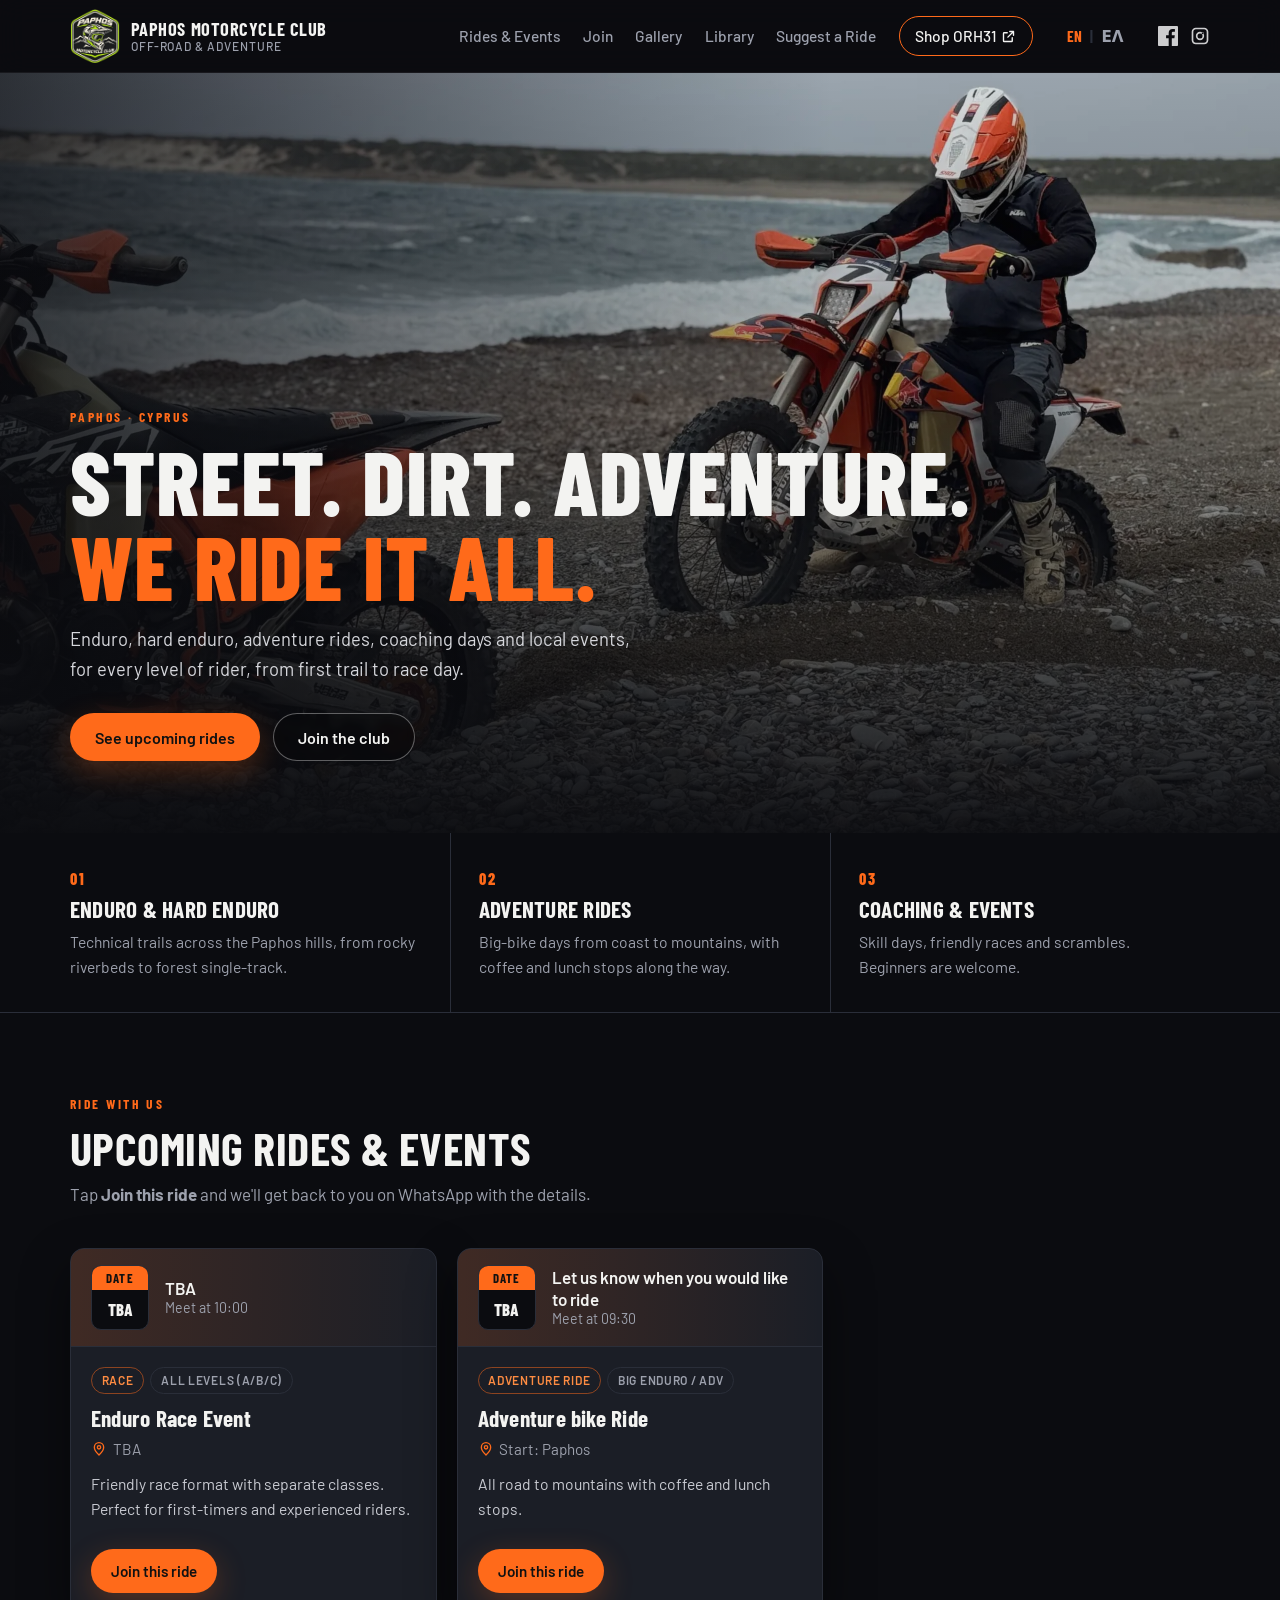
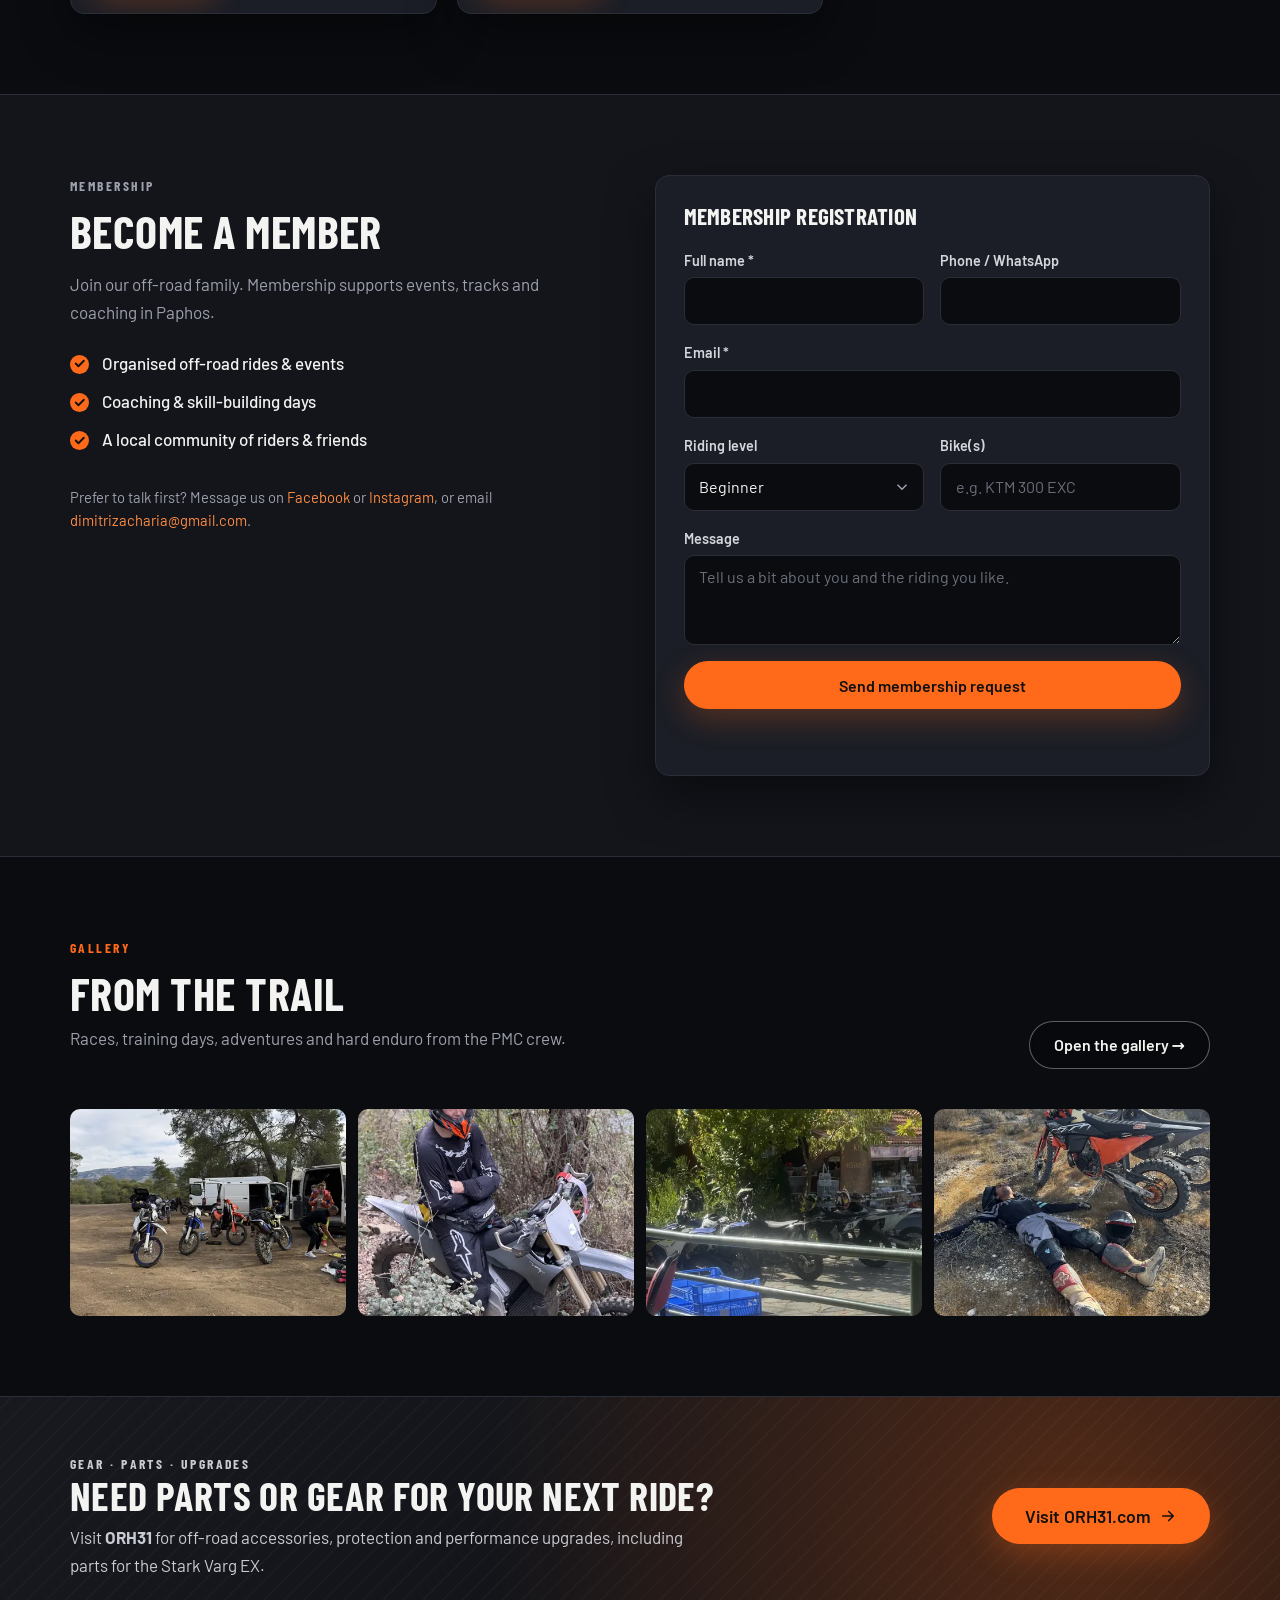
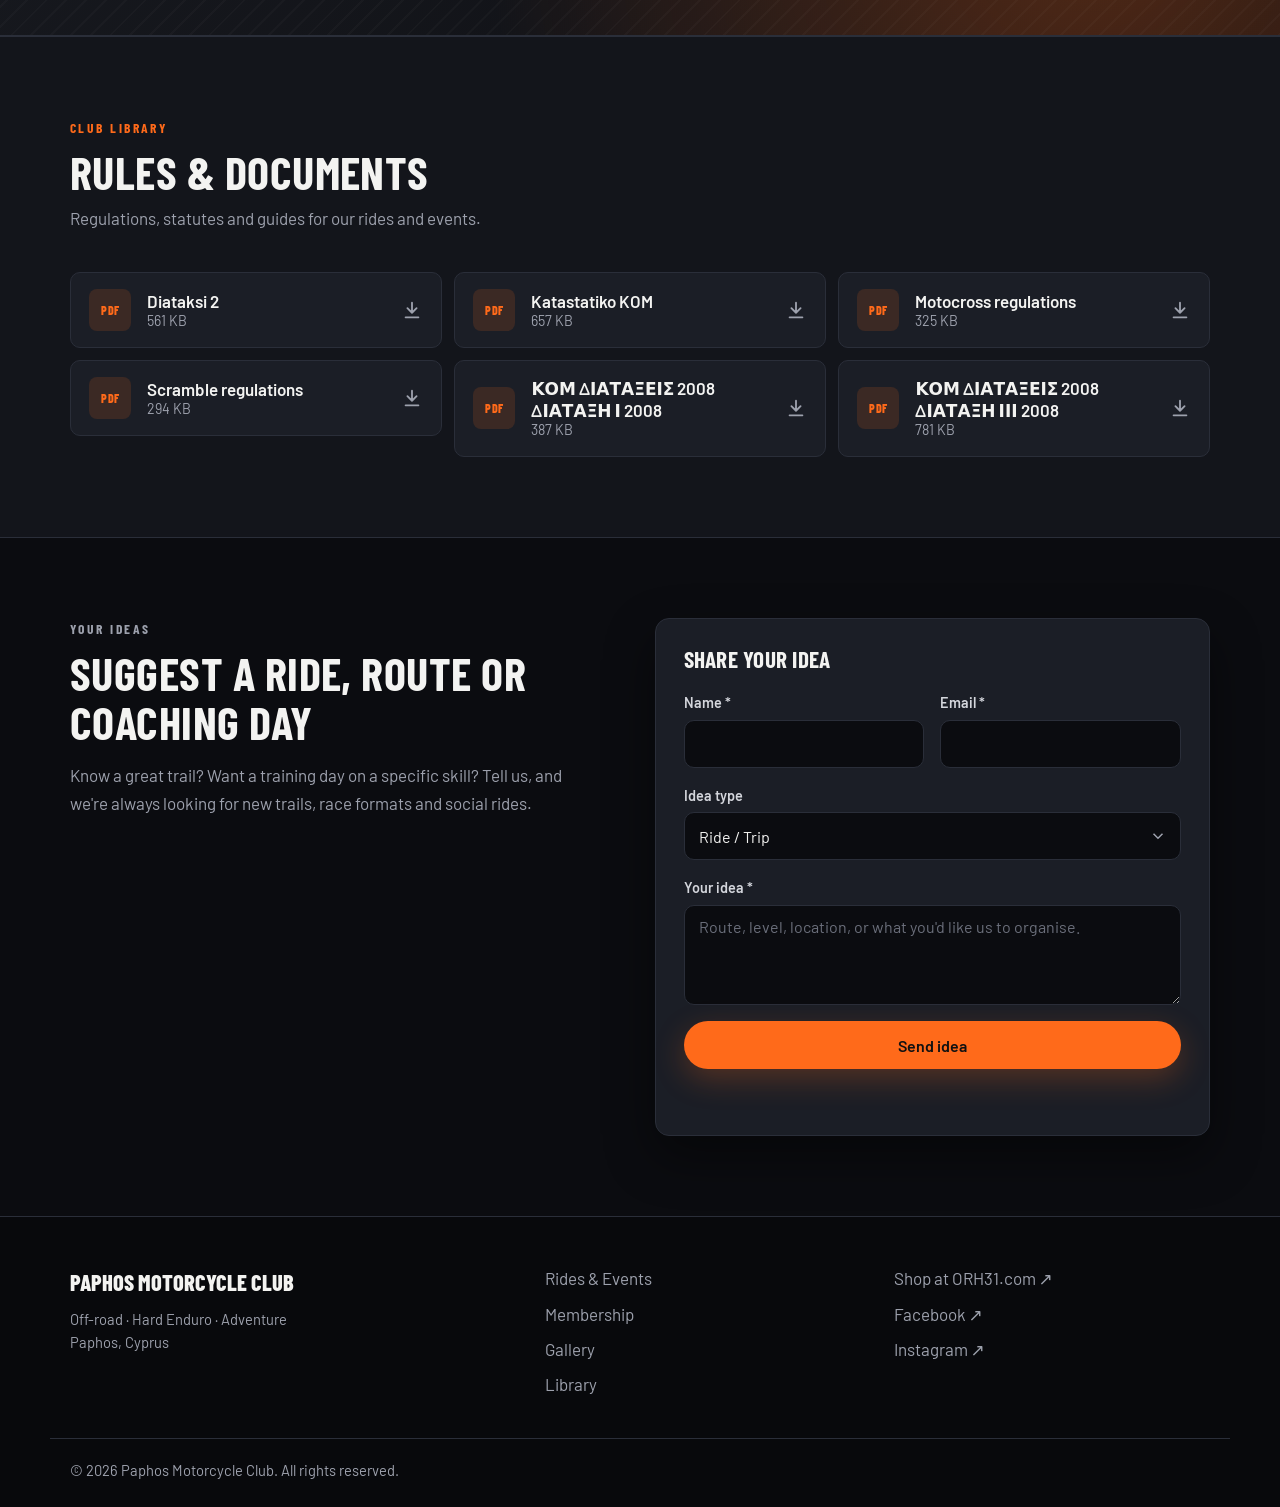
<file: index.html>
<!DOCTYPE html>
<html lang="en">
<head>
  <meta charset="UTF-8" />
  <meta name="viewport" content="width=device-width, initial-scale=1" />
  <title>Paphos Motorcycle Club | Enduro, Adventure &amp; Off-Road Rides in Cyprus</title>
  <meta name="description" content="Paphos Motorcycle Club – enduro, hard enduro, adventure rides, coaching days and local events in Paphos, Cyprus. Join a ride or become a member." />
  <meta name="theme-color" content="#0b0c10" />
  <link rel="canonical" href="https://www.paphosmc.org/" />

  <!-- Social share preview -->
  <meta property="og:type" content="website" />
  <meta property="og:title" content="Paphos Motorcycle Club" />
  <meta property="og:description" content="Street, dirt, adventure – we ride it all. Rides, coaching and events in Paphos, Cyprus." />
  <meta property="og:url" content="https://www.paphosmc.org/" />
  <meta property="og:image" content="https://www.paphosmc.org/assets/og-image.jpg" />
  <meta name="twitter:card" content="summary_large_image" />

  <link rel="icon" type="image/png" href="assets/favicon.png?v=4" />
  <link rel="apple-touch-icon" href="assets/apple-touch-icon.png?v=4" />

  <link rel="preconnect" href="https://fonts.googleapis.com" />
  <link rel="preconnect" href="https://fonts.gstatic.com" crossorigin />
  <link href="https://fonts.googleapis.com/css2?family=Barlow+Condensed:wght@600;700;800&family=Barlow:wght@400;500;600&display=swap" rel="stylesheet" />
  <link rel="preload" as="image" href="assets/hero-sm.webp" media="(max-width: 900px)" />
  <link rel="preload" as="image" href="assets/hero.webp" media="(min-width: 901px)" />

  <link rel="stylesheet" href="style.css?v=4" />
  <script src="i18n.js?v=1"></script>
</head>
<body>
  <a class="skip-link" href="#main">Skip to content</a>

  <!-- ============ HEADER ============ -->
  <header class="site-header" id="top">
    <div class="container header-inner">
      <a href="#top" class="brand" aria-label="Paphos Motorcycle Club – home">
        <picture>
          <source srcset="assets/pmc-logo-256.webp?v=4" type="image/webp" />
          <img src="assets/pmc-logo-256.png?v=4" alt="" width="48" height="52" class="brand-logo" />
        </picture>
        <span class="brand-text">
          Paphos Motorcycle Club
          <small>Off-Road &amp; Adventure</small>
        </span>
      </a>

      <button class="nav-toggle" aria-expanded="false" aria-controls="main-nav" aria-label="Open menu">
        <span></span><span></span><span></span>
      </button>

      <nav class="main-nav" id="main-nav" aria-label="Main">
        <a href="#events">Rides &amp; Events</a>
        <a href="#membership">Join</a>
        <a href="gallery.html">Gallery</a>
        <a href="#library">Library</a>
        <a href="#ideas">Suggest a Ride</a>
        <a href="https://orh31.com" class="nav-shop" target="_blank" rel="noopener">
          Shop ORH31
          <svg viewBox="0 0 24 24" aria-hidden="true"><path d="M14 4h6v6M20 4l-9 9M18 14v5a1 1 0 0 1-1 1H5a1 1 0 0 1-1-1V7a1 1 0 0 1 1-1h5" /></svg>
        </a>
        <div class="nav-social">
          <a href="https://www.facebook.com/paphosmotoclub.paphosmotoclub" target="_blank" rel="noopener" aria-label="Facebook">
            <img src="assets/facebook.svg" alt="" width="20" height="20" />
          </a>
          <a href="https://www.instagram.com/paphos_moto_club/" target="_blank" rel="noopener" aria-label="Instagram">
            <img src="assets/instagram.svg" alt="" width="20" height="20" />
          </a>
        </div>
      </nav>
    </div>
  </header>

  <main id="main">
    <!-- ============ HERO ============ -->
    <section class="hero">
      <div class="container hero-content">
        <p class="eyebrow">Paphos · Cyprus</p>
        <h1>Street. Dirt. Adventure.<br /><span>We ride it all.</span></h1>
        <p class="hero-lead">Enduro, hard enduro, adventure rides, coaching days and local events, for every level of rider, from first trail to race day.</p>
        <div class="hero-buttons">
          <a href="#events" class="btn btn-primary">See upcoming rides</a>
          <a href="#membership" class="btn btn-ghost">Join the club</a>
        </div>
      </div>
    </section>

    <!-- ============ WHAT WE DO ============ -->
    <section class="pillars" aria-label="What we do">
      <div class="container pillars-grid">
        <div class="pillar">
          <span class="pillar-num">01</span>
          <h3>Enduro &amp; Hard Enduro</h3>
          <p>Technical trails across the Paphos hills, from rocky riverbeds to forest single-track.</p>
        </div>
        <div class="pillar">
          <span class="pillar-num">02</span>
          <h3>Adventure Rides</h3>
          <p>Big-bike days from coast to mountains, with coffee and lunch stops along the way.</p>
        </div>
        <div class="pillar">
          <span class="pillar-num">03</span>
          <h3>Coaching &amp; Events</h3>
          <p>Skill days, friendly races and scrambles. Beginners are welcome.</p>
        </div>
      </div>
    </section>

    <!-- ============ EVENTS ============ -->
    <section id="events" class="section">
      <div class="container">
        <div class="section-header">
          <p class="eyebrow">Ride with us</p>
          <h2>Upcoming rides &amp; events</h2>
          <p>Tap <strong>Join this ride</strong> and we'll get back to you on WhatsApp with the details.</p>
        </div>
        <div id="events-list" class="events-grid" aria-live="polite">
          <div class="skeleton"></div><div class="skeleton"></div><div class="skeleton"></div>
        </div>
      </div>
    </section>

    <!-- ============ MEMBERSHIP ============ -->
    <section id="membership" class="section section-alt">
      <div class="container split">
        <div class="split-copy">
          <p class="eyebrow">Membership</p>
          <h2>Become a member</h2>
          <p>Join our off-road family. Membership supports events, tracks and coaching in Paphos.</p>
          <ul class="checks">
            <li>Organised off-road rides &amp; events</li>
            <li>Coaching &amp; skill-building days</li>
            <li>A local community of riders &amp; friends</li>
          </ul>
          <p class="muted small">Prefer to talk first? Message us on
            <a href="https://www.facebook.com/paphosmotoclub.paphosmotoclub" target="_blank" rel="noopener">Facebook</a> or
            <a href="https://www.instagram.com/paphos_moto_club/" target="_blank" rel="noopener">Instagram</a>, or email
            <a href="mailto:dimitrizacharia@gmail.com">dimitrizacharia@gmail.com</a>.
          </p>
        </div>

        <form class="card form js-ajax-form" method="POST" action="https://formspree.io/f/mnnlrqnq">
          <input type="hidden" name="_subject" value="New PMC Membership Request" />
          <h3>Membership registration</h3>
          <div class="form-row">
            <label>Full name *<input type="text" name="name" autocomplete="name" required /></label>
            <label>Phone / WhatsApp<input type="tel" name="phone" autocomplete="tel" /></label>
          </div>
          <label>Email *<input type="email" name="email" autocomplete="email" required /></label>
          <div class="form-row">
            <label>Riding level
              <select name="riding_level">
                <option value="beginner">Beginner</option>
                <option value="intermediate">Intermediate</option>
                <option value="advanced">Advanced</option>
                <option value="pro">Pro / Racer</option>
              </select>
            </label>
            <label>Bike(s)<input type="text" name="bike" placeholder="e.g. KTM 300 EXC" /></label>
          </div>
          <label>Message<textarea name="message" rows="3" placeholder="Tell us a bit about you and the riding you like."></textarea></label>
          <button type="submit" class="btn btn-primary btn-block">Send membership request</button>
          <p class="form-status" role="status"></p>
        </form>
      </div>
    </section>

    <!-- ============ GALLERY TEASER (full gallery is on gallery.html) ============ -->
    <section id="gallery" class="section">
      <div class="container">
        <div class="section-header section-header-row">
          <div>
            <p class="eyebrow">Gallery</p>
            <h2>From the trail</h2>
            <p>Races, training days, adventures and hard enduro from the PMC crew.</p>
          </div>
          <a href="gallery.html" class="btn btn-ghost">Open the gallery →</a>
        </div>
        <a href="gallery.html" class="teaser-grid" id="gallery-teaser" aria-label="Open the gallery"></a>
      </div>
    </section>

    <!-- ============ ORH31 PARTNER BAND ============ -->
    <section class="partner" aria-label="ORH31 shop">
      <div class="container partner-inner">
        <div>
          <p class="eyebrow">Gear · Parts · Upgrades</p>
          <h2>Need parts or gear for your next ride?</h2>
          <p>Visit <strong>ORH31</strong> for off-road accessories, protection and performance upgrades, including parts for the Stark Varg EX.</p>
        </div>
        <a href="https://orh31.com" class="btn btn-primary btn-lg" target="_blank" rel="noopener">
          Visit ORH31.com
          <svg viewBox="0 0 24 24" aria-hidden="true"><path d="M5 12h14M13 6l6 6-6 6" /></svg>
        </a>
      </div>
    </section>

    <!-- ============ LIBRARY ============ -->
    <section id="library" class="section section-alt">
      <div class="container">
        <div class="section-header">
          <p class="eyebrow">Club library</p>
          <h2>Rules &amp; documents</h2>
          <p>Regulations, statutes and guides for our rides and events.</p>
        </div>
        <ul id="library-list" class="library-list" aria-live="polite">
          <li class="muted">Loading documents…</li>
        </ul>
      </div>
    </section>

    <!-- ============ IDEAS ============ -->
    <section id="ideas" class="section">
      <div class="container split">
        <div class="split-copy">
          <p class="eyebrow">Your ideas</p>
          <h2>Suggest a ride, route or coaching day</h2>
          <p>Know a great trail? Want a training day on a specific skill? Tell us, and we're always looking for new trails, race formats and social rides.</p>
        </div>
        <form class="card form js-ajax-form" method="POST" action="https://formspree.io/f/mdkyjoka">
          <input type="hidden" name="_subject" value="New PMC Idea / Ride / Coaching Suggestion" />
          <h3>Share your idea</h3>
          <div class="form-row">
            <label>Name *<input type="text" name="name" autocomplete="name" required /></label>
            <label>Email *<input type="email" name="email" autocomplete="email" required /></label>
          </div>
          <label>Idea type
            <select name="idea_type">
              <option value="ride">Ride / Trip</option>
              <option value="coaching">Coaching session</option>
              <option value="race">Race / Event</option>
              <option value="other">Other</option>
            </select>
          </label>
          <label>Your idea *<textarea name="idea" rows="4" required placeholder="Route, level, location, or what you'd like us to organise."></textarea></label>
          <button type="submit" class="btn btn-primary btn-block">Send idea</button>
          <p class="form-status" role="status"></p>
        </form>
      </div>
    </section>
  </main>

  <!-- ============ FOOTER ============ -->
  <footer class="site-footer">
    <div class="container footer-grid">
      <div>
        <div class="footer-brand">Paphos Motorcycle Club</div>
        <p class="muted small">Off-road · Hard Enduro · Adventure<br />Paphos, Cyprus</p>
      </div>
      <nav class="footer-links" aria-label="Footer">
        <a href="#events">Rides &amp; Events</a>
        <a href="#membership">Membership</a>
        <a href="gallery.html">Gallery</a>
        <a href="#library">Library</a>
      </nav>
      <div class="footer-links">
        <a href="https://orh31.com" target="_blank" rel="noopener">Shop at ORH31.com ↗</a>
        <a href="https://www.facebook.com/paphosmotoclub.paphosmotoclub" target="_blank" rel="noopener">Facebook ↗</a>
        <a href="https://www.instagram.com/paphos_moto_club/" target="_blank" rel="noopener">Instagram ↗</a>
      </div>
    </div>
    <div class="container footer-bottom muted small">
      &copy; <span id="year"></span> Paphos Motorcycle Club. All rights reserved.
    </div>
  </footer>

  <!-- ============ EVENT SIGN-UP DIALOG ============ -->
  <dialog id="event-dialog" class="dialog" aria-labelledby="event-dialog-title">
    <form method="dialog" class="dialog-close-form">
      <button class="dialog-close" aria-label="Close">&times;</button>
    </form>
    <h3 id="event-dialog-title">Join ride</h3>
    <p class="muted small" id="event-dialog-meta"></p>
    <form class="form js-ajax-form" method="POST" action="https://formspree.io/f/xblboypv">
      <input type="hidden" id="event-name" name="Event Name" />
      <input type="hidden" name="_subject" value="New PMC event signup" />
      <label>Your name *<input type="text" name="Rider Name" autocomplete="name" required /></label>
      <label>Phone / WhatsApp *<input type="tel" name="Phone / WhatsApp" autocomplete="tel" required /></label>
      <label>Riders in your group *
        <select name="Riders in group" required>
          <option value="1">1 rider</option>
          <option value="2">2 riders</option>
          <option value="3">3 riders</option>
          <option value="4">4 riders</option>
          <option value="5">5 riders</option>
          <option value="6+">6+ riders</option>
        </select>
      </label>
      <label>Notes<textarea name="Notes" rows="2" placeholder="Bike type, level, anything we should know"></textarea></label>
      <button type="submit" class="btn btn-primary btn-block">Send</button>
      <p class="form-status" role="status"></p>
    </form>
  </dialog>

  <!-- ============ LIGHTBOX ============ -->
  <dialog id="lightbox" class="lightbox" aria-label="Photo viewer">
    <button class="lb-btn lb-close" aria-label="Close">&times;</button>
    <button class="lb-btn lb-prev" aria-label="Previous photo">&#8249;</button>
    <img id="lightbox-img" alt="" />
    <button class="lb-btn lb-next" aria-label="Next photo">&#8250;</button>
  </dialog>

  <script src="script.js?v=5" defer></script>
</body>
</html>
</file>
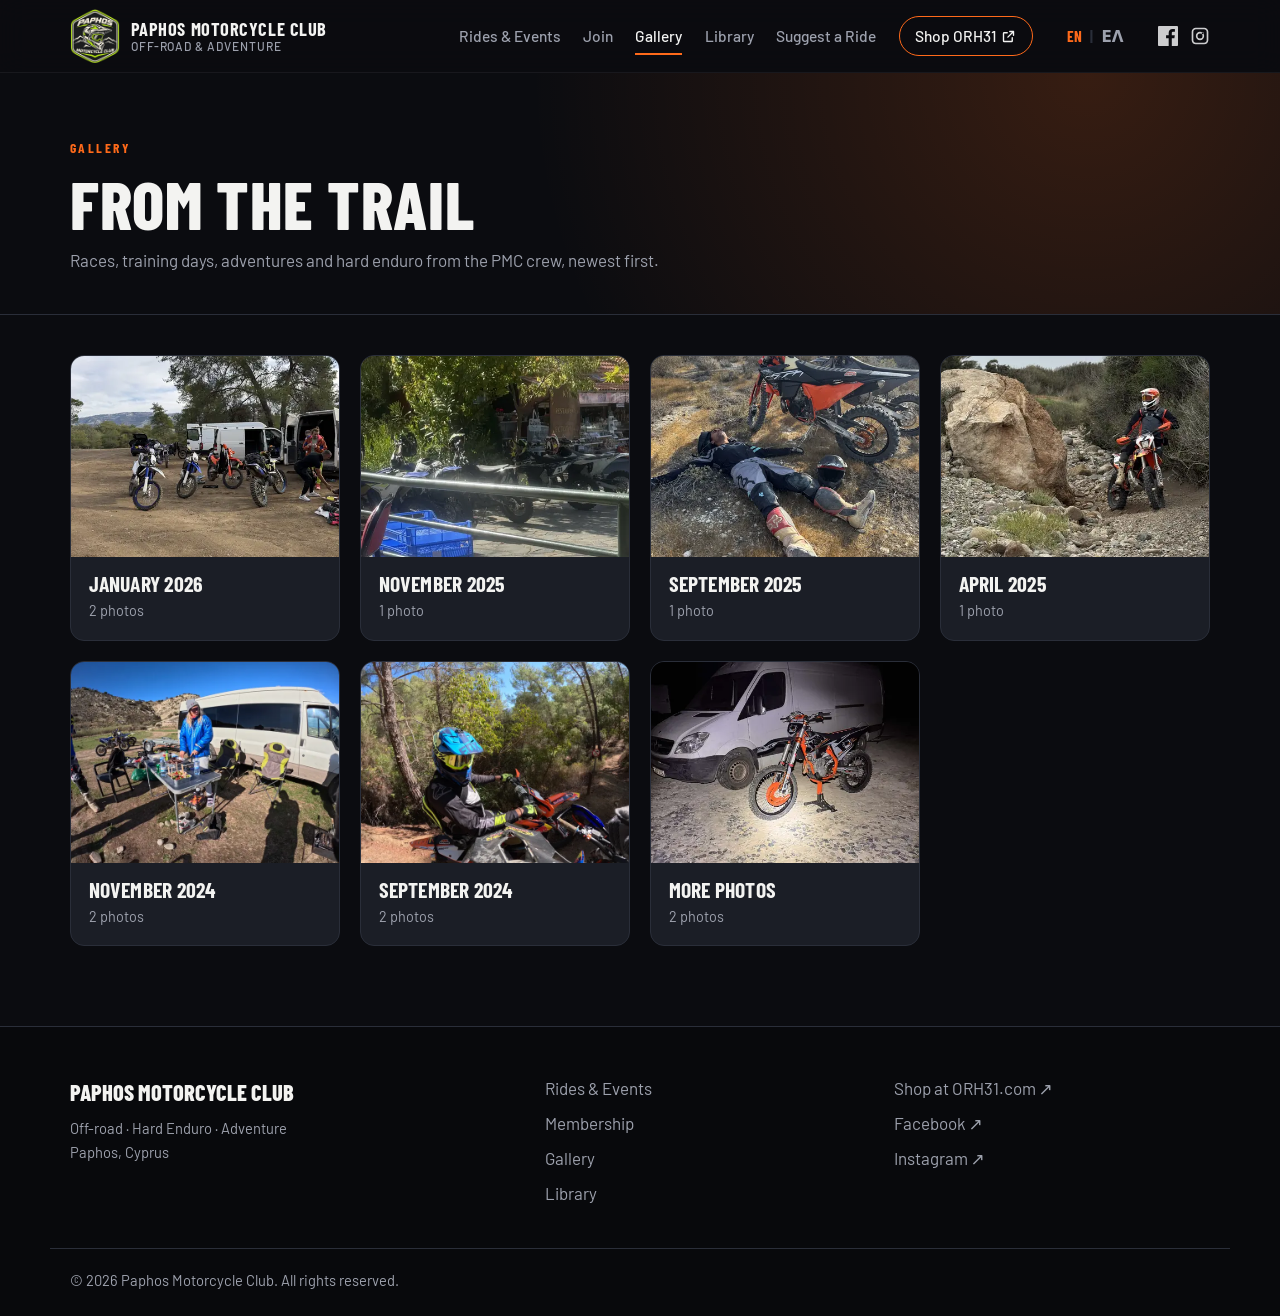
<file: gallery.html>
<!DOCTYPE html>
<html lang="en">
<head>
  <meta charset="UTF-8" />
  <meta name="viewport" content="width=device-width, initial-scale=1" />
  <title>Gallery | Paphos Motorcycle Club</title>
  <meta name="description" content="Photo albums from Paphos Motorcycle Club rides, races, coaching days and adventures in Cyprus." />
  <meta name="theme-color" content="#0b0c10" />
  <link rel="canonical" href="https://www.paphosmc.org/gallery.html" />

  <!-- Social share preview -->
  <meta property="og:type" content="website" />
  <meta property="og:title" content="Paphos Motorcycle Club" />
  <meta property="og:description" content="Street, dirt, adventure – we ride it all. Rides, coaching and events in Paphos, Cyprus." />
  <meta property="og:url" content="https://www.paphosmc.org/" />
  <meta property="og:image" content="https://www.paphosmc.org/assets/og-image.jpg" />
  <meta name="twitter:card" content="summary_large_image" />

  <link rel="icon" type="image/png" href="assets/favicon.png?v=4" />
  <link rel="apple-touch-icon" href="assets/apple-touch-icon.png?v=4" />

  <link rel="preconnect" href="https://fonts.googleapis.com" />
  <link rel="preconnect" href="https://fonts.gstatic.com" crossorigin />
  <link href="https://fonts.googleapis.com/css2?family=Barlow+Condensed:wght@600;700;800&family=Barlow:wght@400;500;600&display=swap" rel="stylesheet" />

  <link rel="stylesheet" href="style.css?v=4" />
  <script src="i18n.js?v=1"></script>
</head>
<body>
  <a class="skip-link" href="#main">Skip to content</a>

  <!-- ============ HEADER ============ -->
  <header class="site-header" id="top">
    <div class="container header-inner">
      <a href="index.html" class="brand" aria-label="Paphos Motorcycle Club – home">
        <picture>
          <source srcset="assets/pmc-logo-256.webp?v=4" type="image/webp" />
          <img src="assets/pmc-logo-256.png?v=4" alt="" width="48" height="52" class="brand-logo" />
        </picture>
        <span class="brand-text">
          Paphos Motorcycle Club
          <small>Off-Road &amp; Adventure</small>
        </span>
      </a>

      <button class="nav-toggle" aria-expanded="false" aria-controls="main-nav" aria-label="Open menu">
        <span></span><span></span><span></span>
      </button>

      <nav class="main-nav" id="main-nav" aria-label="Main">
        <a href="index.html#events">Rides &amp; Events</a>
        <a href="index.html#membership">Join</a>
        <a href="gallery.html" aria-current="page">Gallery</a>
        <a href="index.html#library">Library</a>
        <a href="index.html#ideas">Suggest a Ride</a>
        <a href="https://orh31.com" class="nav-shop" target="_blank" rel="noopener">
          Shop ORH31
          <svg viewBox="0 0 24 24" aria-hidden="true"><path d="M14 4h6v6M20 4l-9 9M18 14v5a1 1 0 0 1-1 1H5a1 1 0 0 1-1-1V7a1 1 0 0 1 1-1h5" /></svg>
        </a>
        <div class="nav-social">
          <a href="https://www.facebook.com/paphosmotoclub.paphosmotoclub" target="_blank" rel="noopener" aria-label="Facebook">
            <img src="assets/facebook.svg" alt="" width="20" height="20" />
          </a>
          <a href="https://www.instagram.com/paphos_moto_club/" target="_blank" rel="noopener" aria-label="Instagram">
            <img src="assets/instagram.svg" alt="" width="20" height="20" />
          </a>
        </div>
      </nav>
    </div>
  </header>

  <main id="main" class="gallery-page">
    <section class="page-hero">
      <div class="container">
        <p class="eyebrow">Gallery</p>
        <h1>From the trail</h1>
        <p class="muted">Races, training days, adventures and hard enduro from the PMC crew, newest first.</p>
      </div>
    </section>

    <section class="section section-tight">
      <div class="container">
        <!-- Album list (default view) -->
        <div id="album-list" class="album-grid" aria-live="polite">
          <div class="skeleton"></div><div class="skeleton"></div><div class="skeleton"></div>
        </div>

        <!-- Single album view (shown when an album is opened) -->
        <div id="album-view" hidden>
          <a href="gallery.html" class="back-link" id="album-back">← All albums</a>
          <div class="album-head">
            <h2 id="album-title"></h2>
            <p class="muted" id="album-meta"></p>
          </div>
          <div id="album-photos" class="gallery-grid"></div>
        </div>
      </div>
    </section>
  </main>

  <!-- ============ FOOTER ============ -->
  <footer class="site-footer">
    <div class="container footer-grid">
      <div>
        <div class="footer-brand">Paphos Motorcycle Club</div>
        <p class="muted small">Off-road · Hard Enduro · Adventure<br />Paphos, Cyprus</p>
      </div>
      <nav class="footer-links" aria-label="Footer">
        <a href="index.html#events">Rides &amp; Events</a>
        <a href="index.html#membership">Membership</a>
        <a href="gallery.html">Gallery</a>
        <a href="index.html#library">Library</a>
      </nav>
      <div class="footer-links">
        <a href="https://orh31.com" target="_blank" rel="noopener">Shop at ORH31.com ↗</a>
        <a href="https://www.facebook.com/paphosmotoclub.paphosmotoclub" target="_blank" rel="noopener">Facebook ↗</a>
        <a href="https://www.instagram.com/paphos_moto_club/" target="_blank" rel="noopener">Instagram ↗</a>
      </div>
    </div>
    <div class="container footer-bottom muted small">
      &copy; <span id="year"></span> Paphos Motorcycle Club. All rights reserved.
    </div>
  </footer>

  <!-- ============ LIGHTBOX ============ -->
  <dialog id="lightbox" class="lightbox" aria-label="Photo viewer">
    <button class="lb-btn lb-close" aria-label="Close">&times;</button>
    <button class="lb-btn lb-prev" aria-label="Previous photo">&#8249;</button>
    <img id="lightbox-img" alt="" />
    <button class="lb-btn lb-next" aria-label="Next photo">&#8250;</button>
  </dialog>

  <script src="script.js?v=5" defer></script>
</body>
</html>
</file>
<file: style.css>
/* =========================================================
   Paphos Motorcycle Club – styles
   ========================================================= */

:root {
  --bg: #0b0c10;
  --bg-2: #13151b;
  --bg-3: #1b1e26;
  --line: #2a2e39;
  --text: #f3f3f1;
  --muted: #9da1ad;
  --accent: #ff6a1a;
  --accent-2: #ff8c42;
  --radius: 14px;
  --radius-sm: 10px;
  --shadow: 0 20px 50px rgba(0, 0, 0, 0.45);
  --font-display: "Barlow Condensed", "Arial Narrow", system-ui, sans-serif;
  --font-body: "Barlow", system-ui, -apple-system, "Segoe UI", sans-serif;
  --header-h: 72px;
}

*, *::before, *::after { box-sizing: border-box; }

html { scroll-behavior: smooth; scroll-padding-top: calc(var(--header-h) + 12px); }
@media (prefers-reduced-motion: reduce) { html { scroll-behavior: auto; } * { transition: none !important; animation: none !important; } }

body {
  margin: 0;
  background: var(--bg);
  color: var(--text);
  font-family: var(--font-body);
  font-size: 1.0625rem;
  line-height: 1.6;
  -webkit-font-smoothing: antialiased;
}

[hidden] { display: none !important; }
img { max-width: 100%; display: block; }
a { color: var(--accent-2); text-decoration: none; }
a:hover { color: var(--accent); }
h1, h2, h3 { font-family: var(--font-display); line-height: 1.05; margin: 0 0 0.5rem; letter-spacing: 0.01em; }
h2 { font-size: clamp(2rem, 4.5vw, 2.9rem); text-transform: uppercase; }
h3 { font-size: 1.45rem; }
p { margin: 0 0 1rem; }

.container { width: 100%; max-width: 1180px; margin: 0 auto; padding: 0 1.25rem; }
.muted { color: var(--muted); }
.small { font-size: 0.92rem; }
.eyebrow {
  font-family: var(--font-display);
  font-weight: 700;
  text-transform: uppercase;
  letter-spacing: 0.18em;
  font-size: 0.85rem;
  color: var(--accent);
  margin-bottom: 0.6rem;
}

:focus-visible { outline: 2px solid var(--accent); outline-offset: 3px; border-radius: 4px; }

.skip-link {
  position: absolute; left: -999px; top: 0.5rem; z-index: 100;
  background: var(--accent); color: #111; padding: 0.5rem 1rem; border-radius: 6px;
}
.skip-link:focus { left: 0.5rem; }

/* ---------------- Buttons ---------------- */

.btn {
  display: inline-flex; align-items: center; justify-content: center; gap: 0.5rem;
  min-height: 48px;
  padding: 0.75rem 1.5rem;
  border-radius: 999px;
  border: 1.5px solid transparent;
  font: 600 1rem var(--font-body);
  cursor: pointer;
  transition: transform 0.15s ease, background 0.2s ease, border-color 0.2s ease, box-shadow 0.2s ease;
}
.btn svg { width: 18px; height: 18px; fill: none; stroke: currentColor; stroke-width: 2.2; stroke-linecap: round; stroke-linejoin: round; }
.btn-primary { background: var(--accent); color: #111; box-shadow: 0 10px 30px rgba(255, 106, 26, 0.25); }
.btn-primary:hover { background: var(--accent-2); color: #111; transform: translateY(-2px); }
.btn-ghost { border-color: rgba(255, 255, 255, 0.35); color: var(--text); background: rgba(0, 0, 0, 0.25); backdrop-filter: blur(4px); }
.btn-ghost:hover { border-color: #fff; color: #fff; }
.btn-block { width: 100%; }
.btn-lg { min-height: 56px; padding: 0.9rem 2rem; font-size: 1.1rem; }
.btn[disabled] { opacity: 0.6; cursor: wait; transform: none; }

/* ---------------- Header ---------------- */

.site-header {
  position: sticky; top: 0; z-index: 50;
  background: rgba(11, 12, 16, 0.82);
  backdrop-filter: blur(14px);
  -webkit-backdrop-filter: blur(14px);
  border-bottom: 1px solid rgba(255, 255, 255, 0.06);
}
.header-inner { display: flex; align-items: center; justify-content: space-between; height: var(--header-h); gap: 1rem; }

.brand { display: flex; align-items: center; gap: 0.7rem; color: var(--text); }
.brand:hover { color: var(--text); }
.brand-logo { width: auto; height: 54px; object-fit: contain; }
.brand-text { display: flex; flex-direction: column; font-family: var(--font-display); font-weight: 700; font-size: 1.15rem; text-transform: uppercase; letter-spacing: 0.03em; line-height: 1.1; }
.brand-text small { font-family: var(--font-body); font-weight: 500; font-size: 0.75rem; letter-spacing: 0.08em; color: var(--muted); }

.main-nav { display: flex; align-items: center; gap: 1.4rem; }
.main-nav > a { color: var(--muted); font-weight: 500; font-size: 0.97rem; position: relative; padding: 0.4rem 0; }
.main-nav > a:hover { color: var(--text); }
.main-nav > a:not(.nav-shop)::after {
  content: ""; position: absolute; left: 0; right: 0; bottom: 0; height: 2px;
  background: var(--accent); transform: scaleX(0); transform-origin: left; transition: transform 0.2s ease;
}
.main-nav > a:not(.nav-shop):hover::after { transform: scaleX(1); }

.nav-shop {
  display: inline-flex !important; align-items: center; gap: 0.35rem;
  color: var(--text) !important;
  border: 1.5px solid var(--accent); border-radius: 999px;
  padding: 0.4rem 0.95rem !important;
}
.nav-shop:hover { background: var(--accent); color: #111 !important; }
.nav-shop svg { width: 15px; height: 15px; fill: none; stroke: currentColor; stroke-width: 2.2; stroke-linecap: round; stroke-linejoin: round; }

.nav-social { display: flex; gap: 0.75rem; padding-left: 0.4rem; }
.nav-social a { display: flex; opacity: 0.8; transition: opacity 0.2s; }
.nav-social a:hover { opacity: 1; }

.nav-toggle { display: none; width: 46px; height: 46px; border: 0; background: transparent; cursor: pointer; padding: 11px; flex-direction: column; justify-content: space-between; }
.nav-toggle span { display: block; height: 2px; background: var(--text); border-radius: 2px; transition: transform 0.25s ease, opacity 0.2s ease; }
.nav-toggle[aria-expanded="true"] span:nth-child(1) { transform: translateY(10px) rotate(45deg); }
.nav-toggle[aria-expanded="true"] span:nth-child(2) { opacity: 0; }
.nav-toggle[aria-expanded="true"] span:nth-child(3) { transform: translateY(-10px) rotate(-45deg); }

/* ---------------- Hero ---------------- */

.hero {
  position: relative;
  min-height: min(88vh, 760px);
  display: flex; align-items: flex-end;
  background:
    linear-gradient(180deg, rgba(11, 12, 16, 0.15) 0%, rgba(11, 12, 16, 0.35) 45%, rgba(11, 12, 16, 0.96) 100%),
    linear-gradient(90deg, rgba(11, 12, 16, 0.75) 0%, rgba(11, 12, 16, 0) 65%),
    url("assets/hero.webp") center 40% / cover no-repeat;
}
@media (max-width: 900px) {
  .hero { background-image:
    linear-gradient(180deg, rgba(11, 12, 16, 0.35) 0%, rgba(11, 12, 16, 0.65) 40%, rgba(11, 12, 16, 0.97) 100%),
    url("assets/hero-sm.webp"); }
}
.hero-content { padding-top: 6rem; padding-bottom: 4.5rem; }
.hero h1 {
  font-size: clamp(2.9rem, 8vw, 5.6rem);
  font-weight: 800;
  text-transform: uppercase;
  line-height: 0.95;
  margin-bottom: 1.1rem;
}
.hero h1 span { color: var(--accent); }
.hero-lead { max-width: 560px; font-size: 1.15rem; color: #d6d7dc; margin-bottom: 1.8rem; }
.hero-buttons { display: flex; flex-wrap: wrap; gap: 0.8rem; }

/* ---------------- Pillars ---------------- */

.pillars { border-bottom: 1px solid var(--line); }
.pillars-grid { display: grid; grid-template-columns: repeat(3, 1fr); }
.pillar { padding: 2rem 1.75rem 2rem 0; }
.pillar + .pillar { padding-left: 1.75rem; border-left: 1px solid var(--line); }
.pillar-num { font-family: var(--font-display); font-weight: 800; color: var(--accent); font-size: 1rem; letter-spacing: 0.1em; }
.pillar h3 { margin-top: 0.3rem; text-transform: uppercase; }
.pillar p { color: var(--muted); margin: 0; font-size: 0.98rem; }

/* ---------------- Sections ---------------- */

.section { padding: 5rem 0; }
.section-alt { background: var(--bg-2); border-top: 1px solid var(--line); border-bottom: 1px solid var(--line); }
.section-header { max-width: 680px; margin-bottom: 2.5rem; }
.section-header p:last-child { color: var(--muted); }

.split { display: grid; grid-template-columns: 1fr 1.05fr; gap: 3.5rem; align-items: start; }
.split-copy p { color: var(--muted); }
.split-copy h2 { margin-bottom: 1rem; }

.checks { list-style: none; padding: 0; margin: 1.5rem 0 2rem; }
.checks li { position: relative; padding-left: 2rem; margin-bottom: 0.7rem; font-weight: 500; }
.checks li::before {
  content: ""; position: absolute; left: 0; top: 0.3rem; width: 1.2rem; height: 1.2rem; border-radius: 50%;
  background: var(--accent) url("data:image/svg+xml,%3Csvg xmlns='http://www.w3.org/2000/svg' viewBox='0 0 24 24' fill='none' stroke='%23111' stroke-width='3.5' stroke-linecap='round' stroke-linejoin='round'%3E%3Cpath d='M5 12l5 5L20 7'/%3E%3C/svg%3E") center / 70% no-repeat;
}

.card {
  background: var(--bg-3);
  border: 1px solid var(--line);
  border-radius: var(--radius);
  box-shadow: var(--shadow);
}

/* ---------------- Events ---------------- */

.events-grid { display: grid; grid-template-columns: repeat(auto-fill, minmax(300px, 1fr)); gap: 1.25rem; }

.event-card { display: flex; flex-direction: column; overflow: hidden; transition: transform 0.2s ease, border-color 0.2s ease; }
.event-card:hover { transform: translateY(-4px); border-color: rgba(255, 106, 26, 0.5); }

.event-date {
  display: flex; align-items: center; gap: 1rem;
  padding: 1rem 1.25rem;
  background: linear-gradient(90deg, rgba(255, 106, 26, 0.16), rgba(255, 106, 26, 0));
  border-bottom: 1px solid var(--line);
}
.event-date-box {
  flex: none; width: 58px; text-align: center; border-radius: 10px; overflow: hidden;
  background: var(--bg); border: 1px solid var(--line);
  font-family: var(--font-display); text-transform: uppercase;
}
.event-date-box .m { display: block; background: var(--accent); color: #111; font-weight: 700; font-size: 0.8rem; letter-spacing: 0.08em; padding: 2px 0; }
.event-date-box .d { display: block; font-weight: 800; font-size: 1.7rem; line-height: 1.2; }
.event-date-box.tba .d { font-size: 1.05rem; line-height: 2.3; }
.event-when { font-weight: 600; line-height: 1.3; }
.event-when small { display: block; color: var(--muted); font-weight: 400; }

.event-body { padding: 1.25rem; display: flex; flex-direction: column; flex: 1; }
.event-tags { display: flex; flex-wrap: wrap; gap: 0.4rem; margin-bottom: 0.75rem; }
.tag {
  font-size: 0.75rem; font-weight: 600; text-transform: uppercase; letter-spacing: 0.06em;
  padding: 0.2rem 0.6rem; border-radius: 999px;
  border: 1px solid var(--line); color: var(--muted);
}
.tag-accent { border-color: rgba(255, 106, 26, 0.5); color: var(--accent-2); }
.event-body h3 { margin-bottom: 0.4rem; }
.event-loc { color: var(--muted); font-size: 0.95rem; display: flex; gap: 0.35rem; align-items: center; margin-bottom: 0.6rem; }
.event-loc svg { width: 16px; height: 16px; flex: none; fill: none; stroke: var(--accent); stroke-width: 2; }
.event-desc { color: #c9cbd2; font-size: 0.98rem; }
.event-actions { margin-top: auto; padding-top: 0.75rem; display: flex; gap: 0.6rem; flex-wrap: wrap; align-items: center; }
.event-actions .btn { min-height: 44px; padding: 0.55rem 1.2rem; font-size: 0.95rem; }
.event-more { font-weight: 600; font-size: 0.95rem; }

.empty-state { grid-column: 1 / -1; padding: 2.5rem; text-align: center; border: 1.5px dashed var(--line); border-radius: var(--radius); color: var(--muted); }
.empty-state strong { display: block; color: var(--text); font-family: var(--font-display); font-size: 1.5rem; text-transform: uppercase; margin-bottom: 0.3rem; }
.empty-state .btn { margin-top: 1rem; }

.skeleton { height: 260px; border-radius: var(--radius); background: linear-gradient(90deg, var(--bg-2), var(--bg-3), var(--bg-2)); background-size: 200% 100%; animation: shimmer 1.4s infinite; }
@keyframes shimmer { to { background-position: -200% 0; } }

/* ---------------- Forms ---------------- */

.form { padding: 1.75rem; }
.form h3 { margin-bottom: 1.25rem; text-transform: uppercase; }
.form label { display: block; font-size: 0.9rem; font-weight: 600; color: #d4d6dc; margin-bottom: 1rem; }
.form-row { display: grid; grid-template-columns: 1fr 1fr; gap: 0 1rem; }
.form input, .form select, .form textarea {
  display: block; width: 100%;
  margin-top: 0.35rem;
  min-height: 48px;
  padding: 0.7rem 0.9rem;
  border-radius: var(--radius-sm);
  border: 1px solid var(--line);
  background: var(--bg);
  color: var(--text);
  font: 400 1rem var(--font-body); /* 16px+ prevents iOS zoom */
  transition: border-color 0.2s, box-shadow 0.2s;
}
.form textarea { resize: vertical; min-height: 90px; }
.form select { appearance: none; background-image: url("data:image/svg+xml,%3Csvg xmlns='http://www.w3.org/2000/svg' viewBox='0 0 24 24' fill='none' stroke='%239da1ad' stroke-width='2'%3E%3Cpath d='M6 9l6 6 6-6'/%3E%3C/svg%3E"); background-repeat: no-repeat; background-position: right 0.8rem center; background-size: 18px; padding-right: 2.5rem; }
.form input:focus, .form select:focus, .form textarea:focus { outline: none; border-color: var(--accent); box-shadow: 0 0 0 3px rgba(255, 106, 26, 0.2); }
.form ::placeholder { color: #6b6f7b; }
.form-status { margin: 0.9rem 0 0; font-weight: 600; min-height: 1.4em; }
.form-status.ok { color: #5fd38d; }
.form-status.err { color: #ff7a7a; }

/* ---------------- Gallery ---------------- */

.gallery-grid { columns: 4 220px; column-gap: 0.75rem; }
.gallery-item {
  display: block; width: 100%; margin: 0 0 0.75rem; break-inside: avoid;
  position: relative; overflow: hidden; border-radius: var(--radius-sm);
  background: var(--bg-3); border: 0; padding: 0; cursor: zoom-in;
}
.gallery-item img { width: 100%; height: auto; transition: transform 0.5s ease, filter 0.3s; }
.gallery-item:hover img { transform: scale(1.06); filter: brightness(1.08); }

/* ---------------- Partner band (ORH31) ---------------- */

.partner {
  position: relative;
  padding: 3.5rem 0;
  background:
    radial-gradient(circle at 85% 50%, rgba(255, 106, 26, 0.28), transparent 55%),
    linear-gradient(135deg, #17191f, #0e0f13);
  border-top: 1px solid var(--line);
  border-bottom: 1px solid var(--line);
  overflow: hidden;
}
.partner::before {
  content: ""; position: absolute; inset: 0;
  background: repeating-linear-gradient(-45deg, rgba(255, 255, 255, 0.025) 0 2px, transparent 2px 14px);
  pointer-events: none;
}
.partner-inner { position: relative; display: flex; align-items: center; justify-content: space-between; gap: 2rem; }
.partner h2 { font-size: clamp(1.8rem, 3.6vw, 2.5rem); }
.partner p { color: #c9cbd2; max-width: 620px; margin: 0; }
.partner .btn { flex: none; }

/* ---------------- Library ---------------- */

.library-list { list-style: none; padding: 0; margin: 0; display: grid; grid-template-columns: repeat(auto-fill, minmax(320px, 1fr)); gap: 0.75rem; }
.doc {
  display: flex; align-items: center; gap: 1rem;
  padding: 1rem 1.15rem;
  background: var(--bg-3); border: 1px solid var(--line); border-radius: var(--radius-sm);
  color: var(--text);
  transition: border-color 0.2s, transform 0.2s;
}
.doc:hover { border-color: var(--accent); color: var(--text); transform: translateX(3px); }
.doc-icon { flex: none; width: 42px; height: 42px; border-radius: 8px; display: grid; place-items: center; background: rgba(255, 106, 26, 0.14); color: var(--accent); font: 800 0.75rem var(--font-display); letter-spacing: 0.05em; }
.doc-title { font-weight: 600; line-height: 1.3; flex: 1; }
.doc-title small { display: block; color: var(--muted); font-weight: 400; }
.doc-dl { width: 22px; height: 22px; flex: none; fill: none; stroke: var(--muted); stroke-width: 2; stroke-linecap: round; stroke-linejoin: round; }
.doc:hover .doc-dl { stroke: var(--accent); }

/* ---------------- Footer ---------------- */

.site-footer { background: #08090c; border-top: 1px solid var(--line); padding: 3rem 0 1.5rem; }
.footer-grid { display: grid; grid-template-columns: 1.4fr 1fr 1fr; gap: 2rem; }
.footer-brand { font-family: var(--font-display); font-weight: 800; font-size: 1.4rem; text-transform: uppercase; margin-bottom: 0.4rem; }
.footer-links { display: flex; flex-direction: column; gap: 0.5rem; }
.footer-links a { color: var(--muted); }
.footer-links a:hover { color: var(--accent); }
.footer-bottom { margin-top: 2.5rem; padding-top: 1.25rem; border-top: 1px solid var(--line); }

/* ---------------- Dialogs ---------------- */

dialog { color: var(--text); }
dialog::backdrop { background: rgba(0, 0, 0, 0.78); backdrop-filter: blur(3px); }

.dialog {
  width: min(460px, calc(100% - 2rem));
  max-height: calc(100dvh - 2rem);
  padding: 1.75rem;
  border: 1px solid var(--line); border-radius: var(--radius);
  background: var(--bg-3); box-shadow: var(--shadow);
}
.dialog .form { padding: 0; margin-top: 1rem; }
.dialog h3 { padding-right: 2rem; text-transform: uppercase; }
.dialog-close-form { position: absolute; top: 0.6rem; right: 0.6rem; margin: 0; }
.dialog-close { width: 44px; height: 44px; border: 0; background: transparent; color: var(--muted); font-size: 1.8rem; cursor: pointer; border-radius: 50%; }
.dialog-close:hover { color: var(--text); background: rgba(255, 255, 255, 0.06); }

.lightbox { width: 100vw; height: 100dvh; max-width: none; max-height: none; margin: 0; padding: 0; border: 0; background: transparent; }
.lightbox[open] { display: flex; align-items: center; justify-content: center; }
.lightbox::backdrop { background: rgba(0, 0, 0, 0.93); }
.lightbox img { max-width: calc(100vw - 2rem); max-height: calc(100dvh - 6rem); object-fit: contain; border-radius: 6px; }
.lb-btn { position: fixed; width: 52px; height: 52px; border-radius: 50%; border: 0; background: rgba(255, 255, 255, 0.1); color: #fff; font-size: 2rem; line-height: 1; cursor: pointer; display: grid; place-items: center; }
.lb-btn:hover { background: var(--accent); color: #111; }
.lb-close { top: 1rem; right: 1rem; }
.lb-prev { left: 1rem; top: 50%; transform: translateY(-50%); }
.lb-next { right: 1rem; top: 50%; transform: translateY(-50%); }

/* ---------------- Gallery page ---------------- */

.section-header-row { max-width: none; display: flex; align-items: flex-end; justify-content: space-between; gap: 1.5rem; flex-wrap: wrap; }
.section-header-row > div { max-width: 680px; }

.teaser-grid { display: grid; grid-template-columns: repeat(4, 1fr); gap: 0.75rem; }
.teaser-item { display: block; aspect-ratio: 4 / 3; overflow: hidden; border-radius: var(--radius-sm); background: var(--bg-3); }
.teaser-item img { width: 100%; height: 100%; object-fit: cover; transition: transform 0.5s ease; }
.teaser-grid:hover .teaser-item img { transform: scale(1.04); }

.page-hero { padding: 4rem 0 1.5rem; border-bottom: 1px solid var(--line); background: radial-gradient(circle at 85% 0%, rgba(255, 106, 26, 0.18), transparent 50%); }
.page-hero h1 { font-size: clamp(2.6rem, 6vw, 4.2rem); font-weight: 800; text-transform: uppercase; }
.section-tight { padding-top: 2.5rem; }
.main-nav > a[aria-current="page"] { color: var(--text); }
.main-nav > a[aria-current="page"]::after { transform: scaleX(1); }

.album-grid { display: grid; grid-template-columns: repeat(auto-fill, minmax(260px, 1fr)); gap: 1.25rem; }
.album-card { display: block; color: var(--text); border-radius: var(--radius); overflow: hidden; background: var(--bg-3); border: 1px solid var(--line); transition: transform 0.2s ease, border-color 0.2s ease; }
.album-card:hover { color: var(--text); transform: translateY(-4px); border-color: rgba(255, 106, 26, 0.5); }
.album-cover { display: block; aspect-ratio: 4 / 3; overflow: hidden; background: var(--bg-2); }
.album-cover img { width: 100%; height: 100%; object-fit: cover; transition: transform 0.5s ease; }
.album-card:hover .album-cover img { transform: scale(1.05); }
.album-info { display: block; padding: 0.9rem 1.1rem 1rem; }
.album-info strong { display: block; font-family: var(--font-display); font-size: 1.35rem; text-transform: uppercase; letter-spacing: 0.01em; line-height: 1.15; }
.album-info small { color: var(--muted); font-size: 0.9rem; }

.back-link { display: inline-block; font-weight: 600; margin-bottom: 1rem; }
.album-head { margin-bottom: 1.5rem; }
.album-head h2 { margin-bottom: 0.2rem; }

@media (max-width: 760px) {
  .teaser-grid { grid-template-columns: repeat(2, 1fr); gap: 0.5rem; }
  .album-grid { grid-template-columns: repeat(2, 1fr); gap: 0.75rem; }
  .album-info { padding: 0.6rem 0.75rem 0.75rem; }
  .album-info strong { font-size: 1.1rem; }
  .page-hero { padding-top: 2.5rem; }
}

/* ---------------- Responsive ---------------- */

@media (max-width: 1020px) {
  :root { --header-h: 64px; }
  .brand-logo { width: auto; height: 46px; }
  .nav-toggle { display: flex; }
  .main-nav {
    position: fixed; top: var(--header-h); left: 0; right: 0;
    flex-direction: column; align-items: stretch; gap: 0;
    padding: 0.5rem 1.25rem 1.5rem;
    background: rgba(11, 12, 16, 0.98);
    border-bottom: 1px solid var(--line);
    transform: translateY(-110%); visibility: hidden;
    transition: transform 0.3s ease, visibility 0.3s;
    max-height: calc(100dvh - var(--header-h)); overflow-y: auto;
  }
  .main-nav.open { transform: none; visibility: visible; }
  .main-nav > a { padding: 0.95rem 0; font-size: 1.1rem; border-bottom: 1px solid var(--line); color: var(--text); }
  .main-nav > a::after { display: none; }
  .nav-shop { justify-content: center; margin-top: 1rem; padding: 0.8rem !important; border-bottom: 1.5px solid var(--accent) !important; }
  .nav-social { justify-content: center; padding: 1.25rem 0 0; gap: 1.5rem; }
  .nav-social img { width: 26px; height: 26px; }
}

@media (max-width: 760px) {
  body { font-size: 1rem; }
  .section { padding: 3.5rem 0; }
  .hero { min-height: 82vh; }
  .hero-content { padding-bottom: 3rem; }
  .hero-buttons .btn { flex: 1 1 100%; }
  .pillars-grid { grid-template-columns: 1fr; }
  .pillar, .pillar + .pillar { padding: 1.4rem 0; border-left: 0; }
  .pillar + .pillar { border-top: 1px solid var(--line); }
  .split { grid-template-columns: 1fr; gap: 2rem; }
  .form { padding: 1.25rem; }
  .form-row { grid-template-columns: 1fr; }
  .gallery-grid { columns: 2; column-gap: 0.5rem; }
  .gallery-item { margin-bottom: 0.5rem; }
  .partner-inner { flex-direction: column; align-items: stretch; text-align: left; }
  .partner .btn { width: 100%; }
  .library-list { grid-template-columns: 1fr; }
  .footer-grid { grid-template-columns: 1fr; gap: 1.5rem; }
  .brand-text { font-size: 1rem; }
  .lb-prev, .lb-next { top: auto; bottom: 1rem; transform: none; }
  .lb-prev { left: calc(50% - 64px); }
  .lb-next { right: calc(50% - 64px); }
}
</file>
